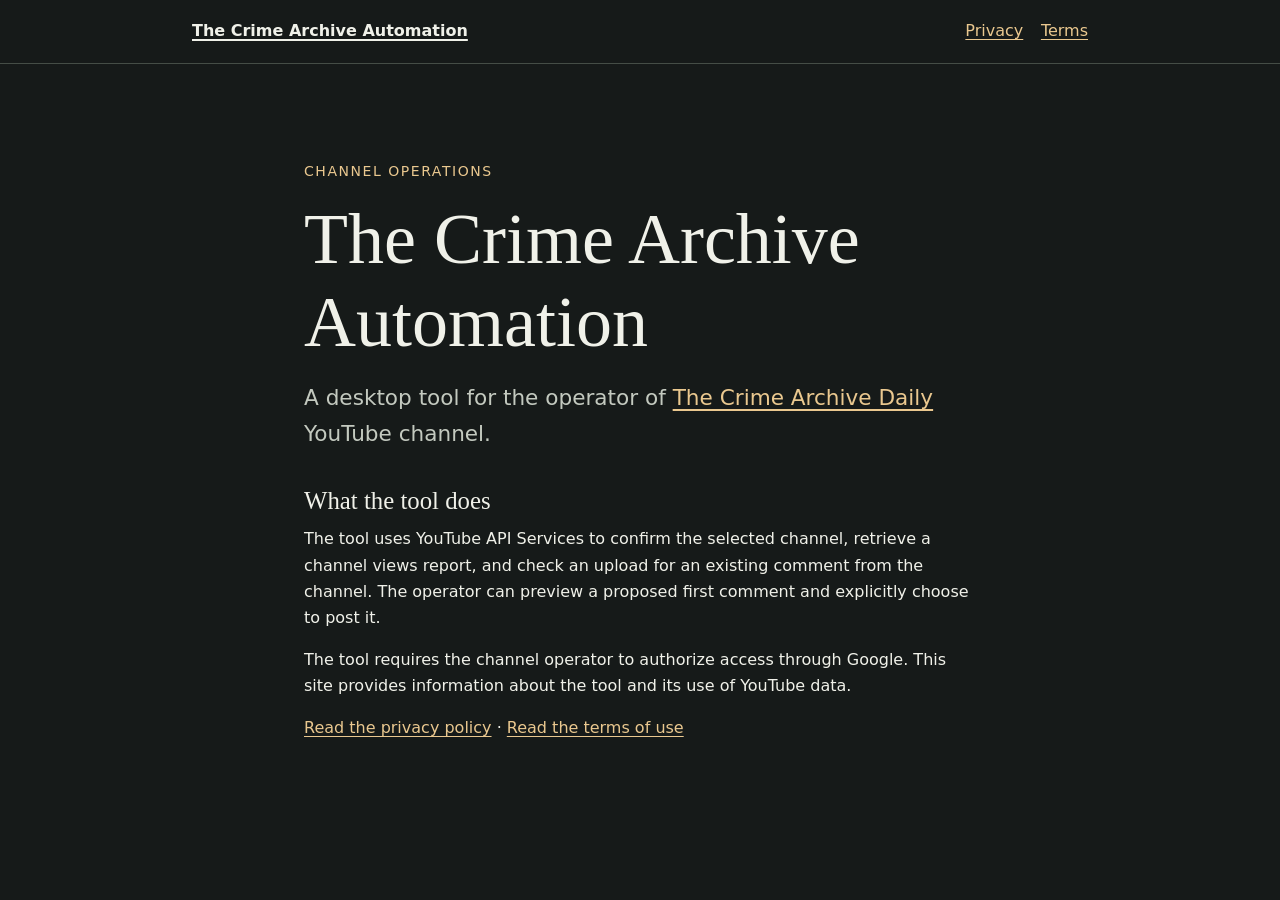
<file: index.html>
<!doctype html>
<html lang="en">
<head>
    <meta name="google-site-verification" content="ktn1pbgVpCGpWk2XXK-SwY-V44OS9P7tKfi_EF3JSGE" />
<meta charset="utf-8">
  <meta name="viewport" content="width=device-width, initial-scale=1">
  <meta name="description" content="About The Crime Archive Automation, a tool for the operator of The Crime Archive Daily YouTube channel.">
  <link rel="stylesheet" href="styles.css">
  <title>The Crime Archive Automation</title>
</head>
<body>
  <a class="skip" href="#main">Skip to content</a>
  <header class="site-header">
    <a class="wordmark" href="./" aria-current="page">The Crime Archive Automation</a>
    <nav aria-label="About this tool"><a href="privacy.html">Privacy</a><a href="terms.html">Terms</a></nav>
  </header>
  <main id="main">
    <p class="eyebrow">Channel operations</p>
    <h1>The Crime Archive Automation</h1>
    <p class="lead">A desktop tool for the operator of <a href="https://www.youtube.com/channel/UCybbCTdhv73i2ncbVJc1egw">The Crime Archive Daily</a> YouTube channel.</p>
    <section aria-labelledby="purpose">
      <h2 id="purpose">What the tool does</h2>
      <p>The tool uses YouTube API Services to confirm the selected channel, retrieve a channel views report, and check an upload for an existing comment from the channel. The operator can preview a proposed first comment and explicitly choose to post it.</p>
      <p>The tool requires the channel operator to authorize access through Google. This site provides information about the tool and its use of YouTube data.</p>
      <p><a href="privacy.html">Read the privacy policy</a> · <a href="terms.html">Read the terms of use</a></p>
    </section>
  </main>
</body>
</html>
</file>
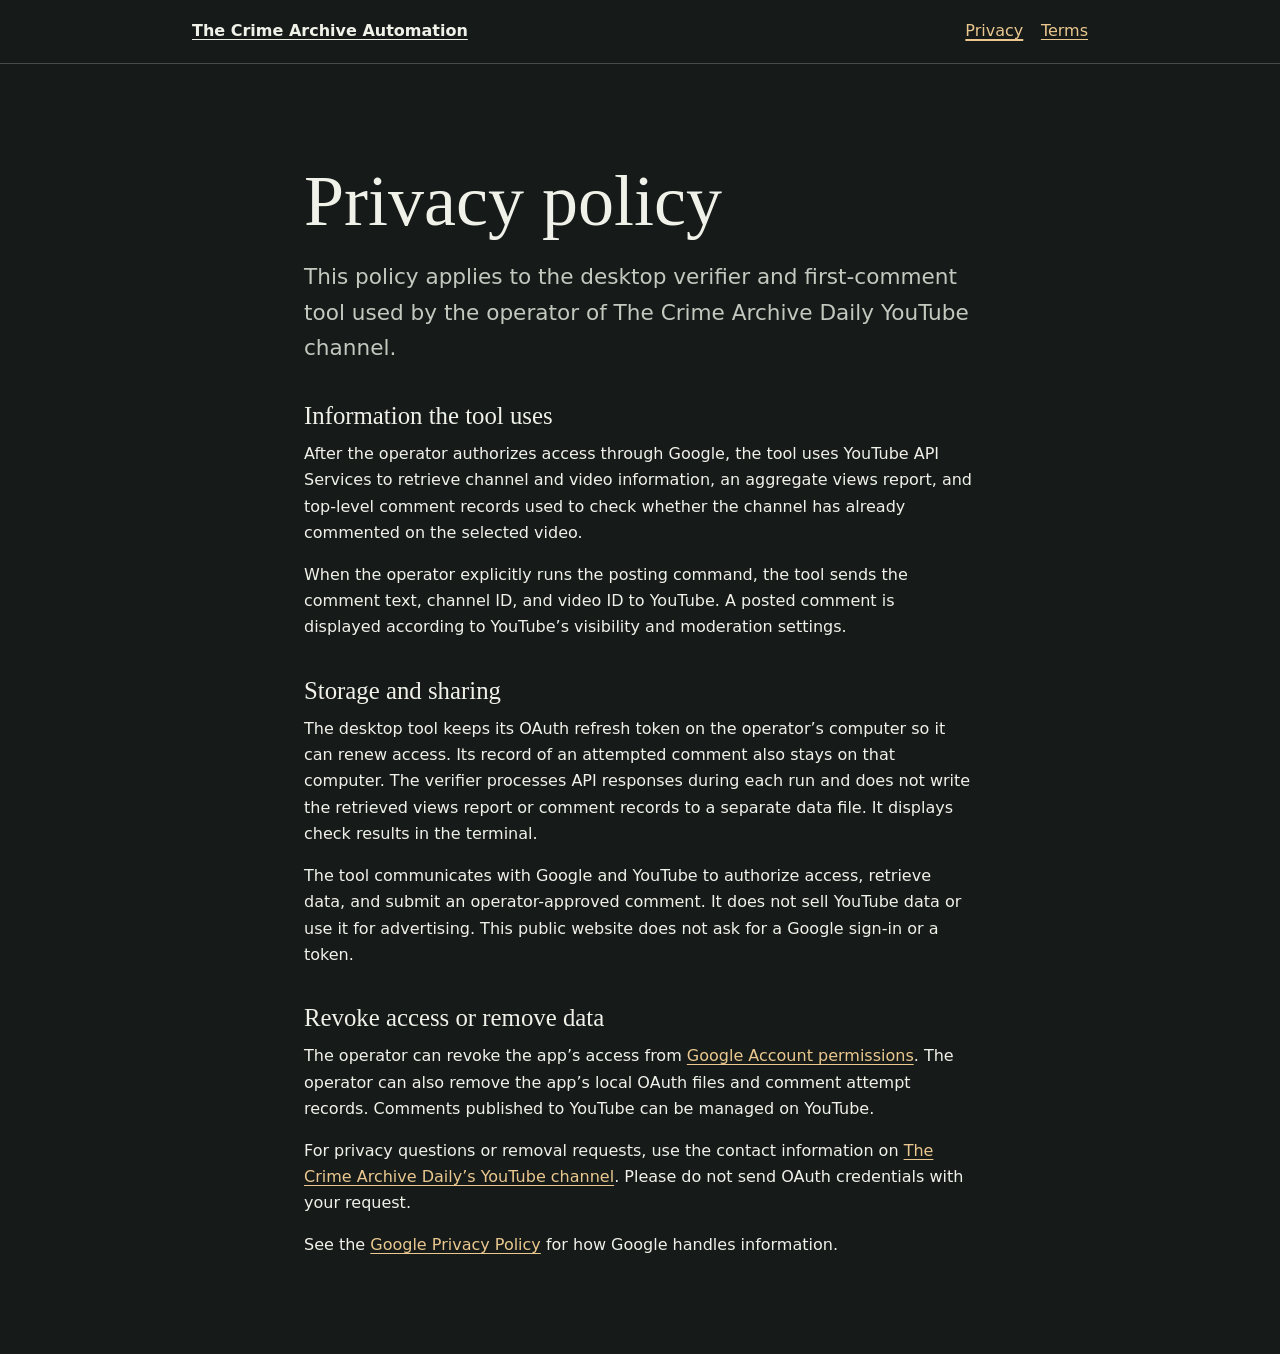
<file: privacy.html>
<!doctype html>
<html lang="en">
<head>
  <meta charset="utf-8">
  <meta name="viewport" content="width=device-width, initial-scale=1">
  <link rel="stylesheet" href="styles.css">
  <title>Privacy Policy | The Crime Archive Automation</title>
</head>
<body>
  <a class="skip" href="#main">Skip to content</a>
  <header class="site-header">
    <a class="wordmark" href="./">The Crime Archive Automation</a>
    <nav aria-label="About this tool"><a href="privacy.html" aria-current="page">Privacy</a><a href="terms.html">Terms</a></nav>
  </header>
  <main id="main">
    <h1>Privacy policy</h1>
    <p class="lead">This policy applies to the desktop verifier and first-comment tool used by the operator of The Crime Archive Daily YouTube channel.</p>
    <h2>Information the tool uses</h2>
    <p>After the operator authorizes access through Google, the tool uses YouTube API Services to retrieve channel and video information, an aggregate views report, and top-level comment records used to check whether the channel has already commented on the selected video.</p>
    <p>When the operator explicitly runs the posting command, the tool sends the comment text, channel ID, and video ID to YouTube. A posted comment is displayed according to YouTube’s visibility and moderation settings.</p>
    <h2>Storage and sharing</h2>
    <p>The desktop tool keeps its OAuth refresh token on the operator’s computer so it can renew access. Its record of an attempted comment also stays on that computer. The verifier processes API responses during each run and does not write the retrieved views report or comment records to a separate data file. It displays check results in the terminal.</p>
    <p>The tool communicates with Google and YouTube to authorize access, retrieve data, and submit an operator-approved comment. It does not sell YouTube data or use it for advertising. This public website does not ask for a Google sign-in or a token.</p>
    <h2>Revoke access or remove data</h2>
    <p>The operator can revoke the app’s access from <a href="https://security.google.com/settings/security/permissions">Google Account permissions</a>. The operator can also remove the app’s local OAuth files and comment attempt records. Comments published to YouTube can be managed on YouTube.</p>
    <p>For privacy questions or removal requests, use the contact information on <a href="https://www.youtube.com/channel/UCybbCTdhv73i2ncbVJc1egw/about">The Crime Archive Daily’s YouTube channel</a>. Please do not send OAuth credentials with your request.</p>
    <p>See the <a href="https://policies.google.com/privacy">Google Privacy Policy</a> for how Google handles information.</p>
  </main>
</body>
</html>
</file>
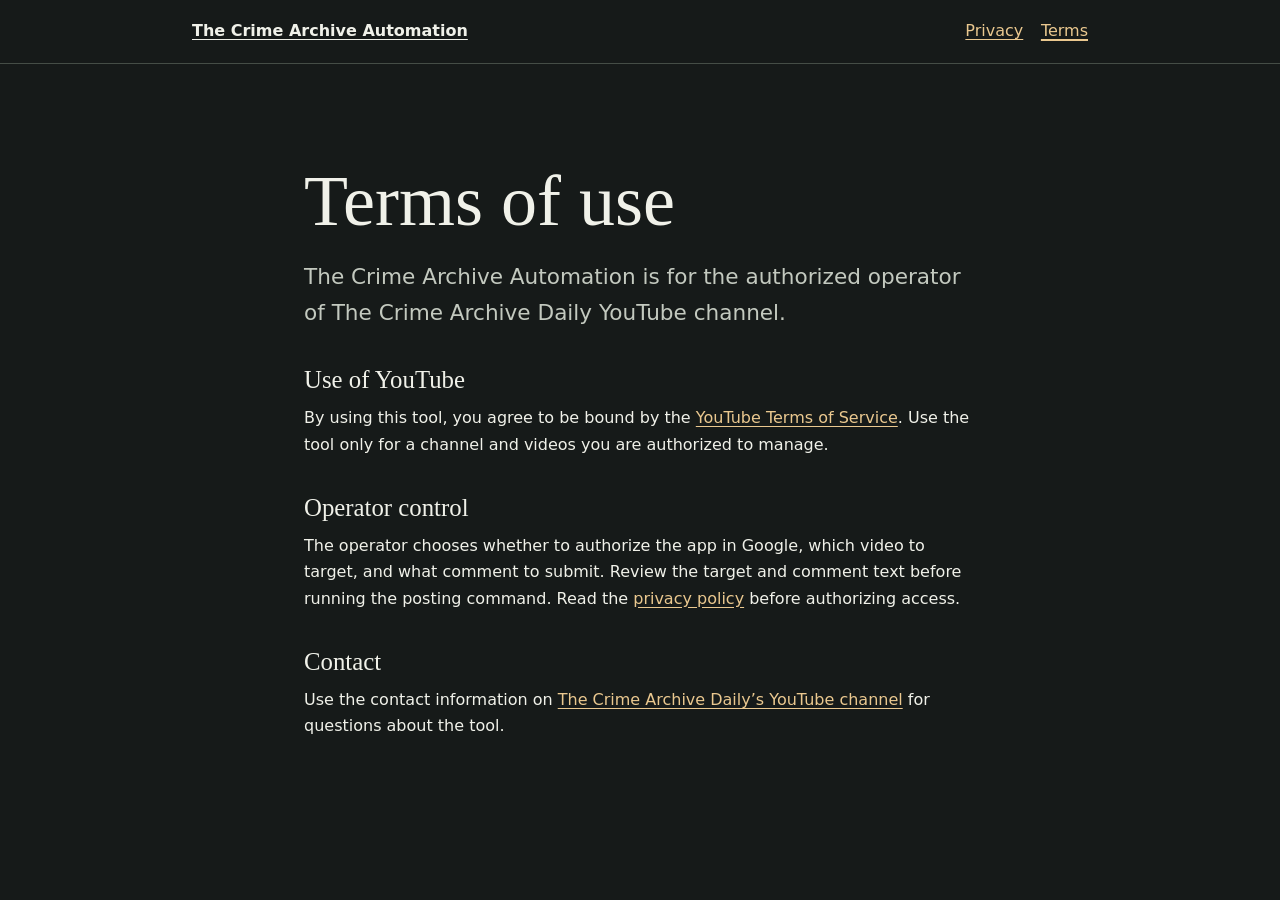
<file: terms.html>
<!doctype html>
<html lang="en">
<head>
  <meta charset="utf-8">
  <meta name="viewport" content="width=device-width, initial-scale=1">
  <link rel="stylesheet" href="styles.css">
  <title>Terms of Use | The Crime Archive Automation</title>
</head>
<body>
  <a class="skip" href="#main">Skip to content</a>
  <header class="site-header">
    <a class="wordmark" href="./">The Crime Archive Automation</a>
    <nav aria-label="About this tool"><a href="privacy.html">Privacy</a><a href="terms.html" aria-current="page">Terms</a></nav>
  </header>
  <main id="main">
    <h1>Terms of use</h1>
    <p class="lead">The Crime Archive Automation is for the authorized operator of The Crime Archive Daily YouTube channel.</p>
    <h2>Use of YouTube</h2>
    <p>By using this tool, you agree to be bound by the <a href="https://www.youtube.com/t/terms">YouTube Terms of Service</a>. Use the tool only for a channel and videos you are authorized to manage.</p>
    <h2>Operator control</h2>
    <p>The operator chooses whether to authorize the app in Google, which video to target, and what comment to submit. Review the target and comment text before running the posting command. Read the <a href="privacy.html">privacy policy</a> before authorizing access.</p>
    <h2>Contact</h2>
    <p>Use the contact information on <a href="https://www.youtube.com/channel/UCybbCTdhv73i2ncbVJc1egw/about">The Crime Archive Daily’s YouTube channel</a> for questions about the tool.</p>
  </main>
</body>
</html>
</file>
<file: styles.css>
:root {
  color-scheme: dark;
  --background: #161a19;
  --text: #f0f1e9;
  --subtle: #c3c9bf;
  --accent: #eac88f;
  --line: #454d46;
  font: 1rem/1.65 system-ui, sans-serif;
}

* { box-sizing: border-box; }
body { margin: 0; background: var(--background); color: var(--text); }
a { color: var(--accent); text-underline-offset: .2em; }
a:focus-visible { outline: 2px solid var(--accent); outline-offset: 4px; }
.skip { position: absolute; left: 1rem; top: -8rem; }
.skip:focus { top: .5rem; background: var(--background); padding: .45rem; }
.site-header {
  display: flex;
  flex-wrap: wrap;
  justify-content: space-between;
  gap: .45rem 1.5rem;
  align-items: baseline;
  border-bottom: 1px solid var(--line);
  padding: 1.15rem max(1.25rem, calc((100vw - 56rem) / 2));
}
.wordmark { color: var(--text); font-weight: 650; }
.site-header nav { display: flex; gap: 1.1rem; }
[aria-current="page"] { text-decoration-thickness: .15em; }
main { width: min(100% - 2.5rem, 42rem); margin: clamp(2.5rem, 8vw, 6rem) auto; }
h1, h2 { font-family: Georgia, serif; font-weight: 500; line-height: 1.15; }
h1 { font-size: clamp(2.5rem, 8vw, 4.5rem); margin: 0 0 1rem; }
h2 { font-size: 1.55rem; margin: 2.25rem 0 .65rem; }
p { margin: 0 0 .95rem; }
.lead { color: var(--subtle); font-size: clamp(1.1rem, 3vw, 1.35rem); }
.eyebrow { color: var(--accent); font-size: .875rem; text-transform: uppercase; letter-spacing: .11em; }
</file>
